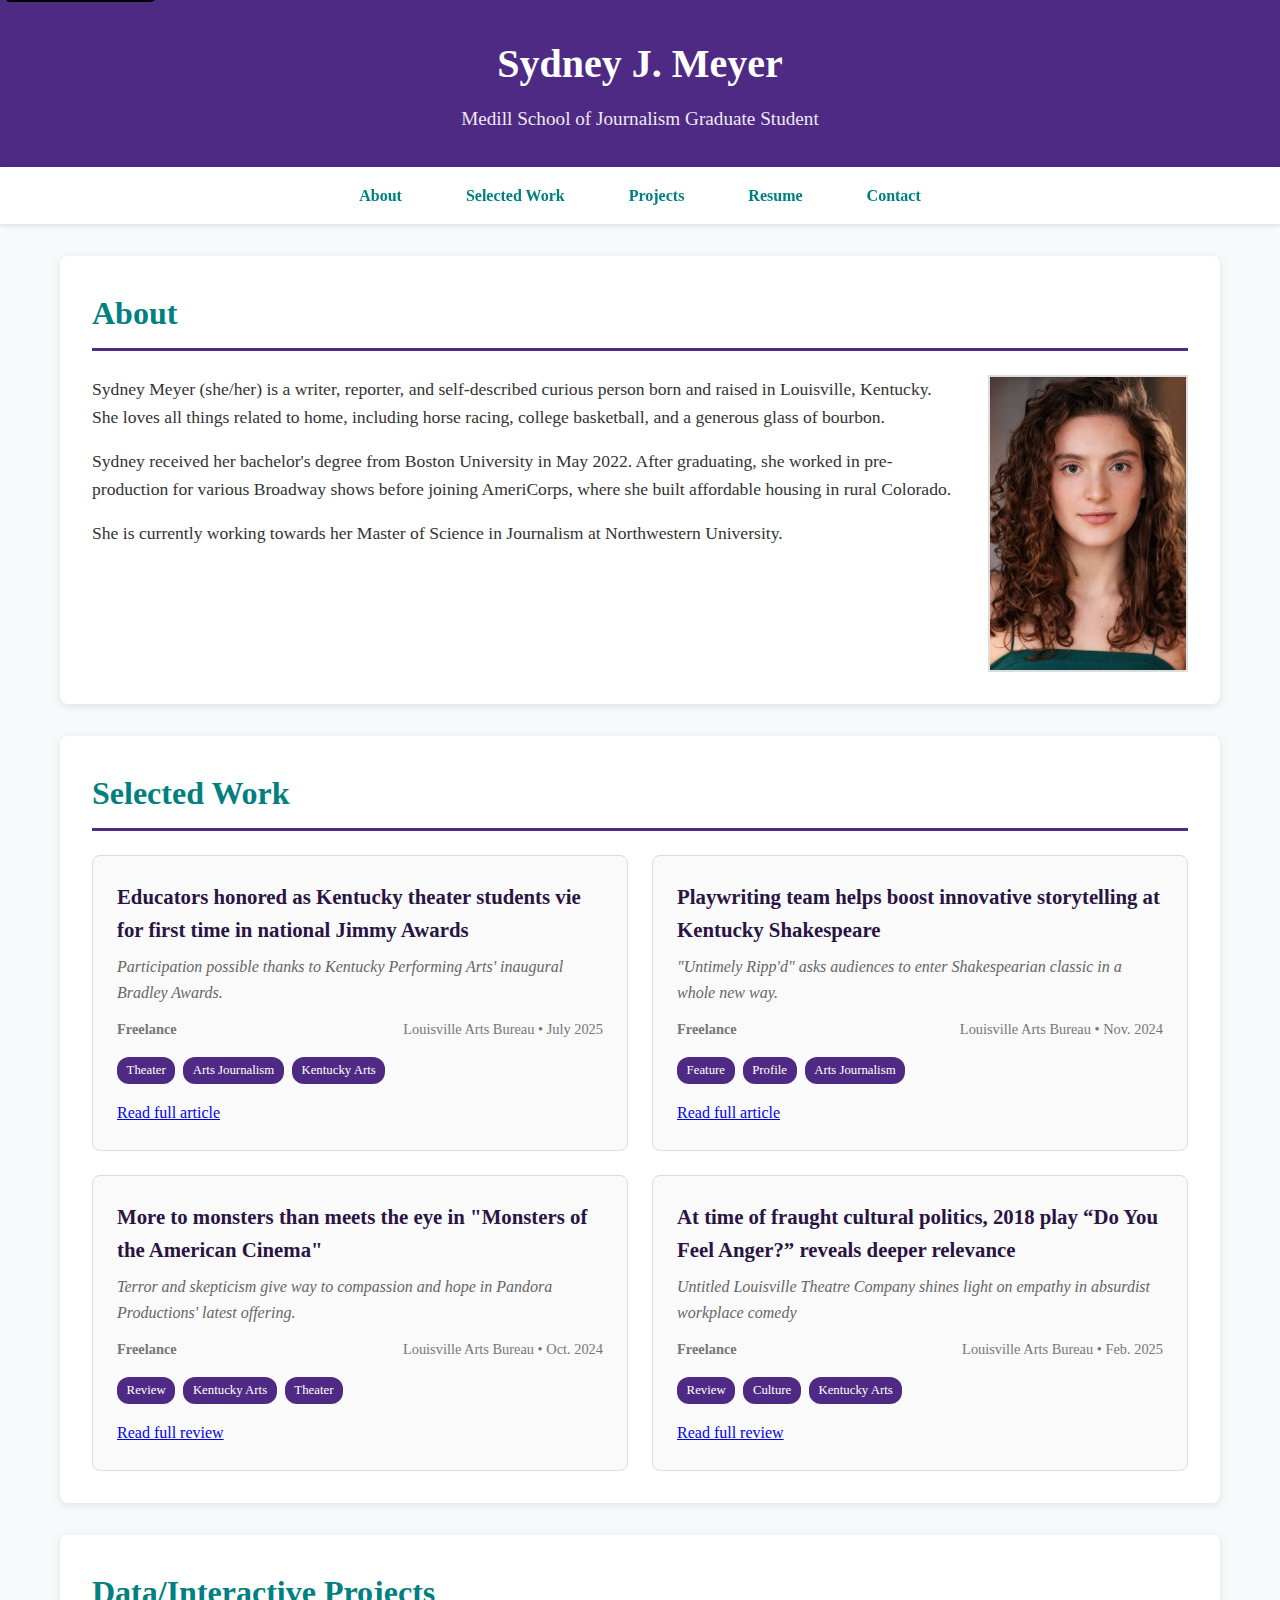
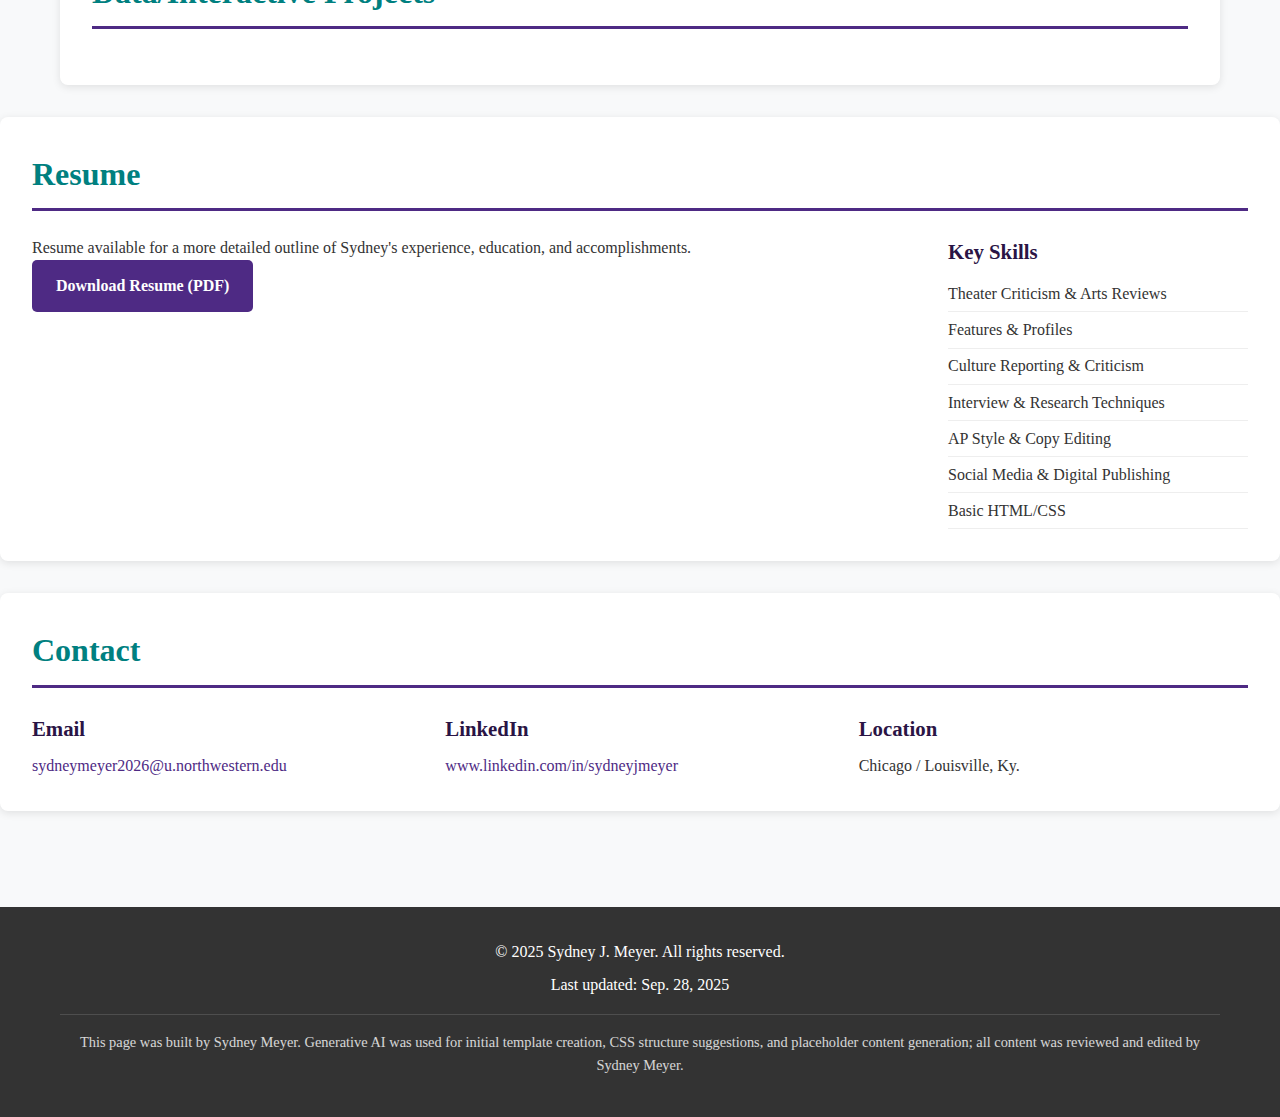
<file: index.html>
<html>
<!DOCTYPE html>
<html lang="en">
<head>
    <meta charset="UTF-8">
    <meta name="viewport" content="width=device-width, initial-scale=1.0">
    <meta name="description" content="Portfolio of Sydney Meyer, Medill School journalism graduate student specializing in arts journalism, theater criticism, and cultural reporting.">
    <meta name="author" content="Sydney J. Meyer">
    <meta name="keywords" content="journalism, portfolio, Medill, theater criticism, arts journalism, Sydney Meyer">
    <!-- Favicon -->
    <link rel="apple-touch-icon" sizes="180x180" href="/favicon_io/apple-touch-icon.png">
    <link rel="icon" type="image/png" sizes="32x32" href="favicon_io/favicon-32x32.png">
    <link rel="icon" type="image/png" sizes="16x16" href="favicon_io/favicon-16x16.png">
    <link rel="manifest" href="favicon_io/site.webmanifest">
    <!-- Open Graph tags -->
    <meta property="og:type" content="website">
    <meta property="og:url" content="https://sydneyjmeyer-gif.github.io/website/">
    <meta property="og:title" content="Sydney Meyer's Journalism Portfolio">
    <meta property="og:description" content="Sydney Meyer's journalism portfolio showcasing her work as a writer and reporter.">
    <meta property="og:image" content="https://sydneyjmeyer-gif.github.io/sydneymeyerheadshot.jpeg">
    <meta property="og:image:alt" content="Headshot of Sydney Meyer">
    <meta property="og:site_name" content="Sydney Meyer's Journalism Portfolio">
    <meta property="og:locale" content="en_US">
    <!-- Twitter tags -->
    <meta name="twitter:card" content="summary_large_image">
    <meta name="twitter:site" content="@sydneyjmeyer">
    <meta name="twitter:creator" content="@authorstwitterhandle">
    <meta name="twitter:title" content="Sydney Meyer's Journalism Portfolio"> 
    <meta name="twitter:description" content="Sydney Meyer's journalism portfolio showcasing her work as a writer and reporter."> 
    <meta name="twitter:image" content="https://sydneyjmeyer-gif.github.io/sydneymeyerheadshot.jpeg">
    <meta name="twitter:image:alt" content="Headshot of Sydney Meyer">
    <link rel="manifest" href="/site.webmanifest">

    <link href="website.css" rel="stylesheet"> 
</head>
<body>
    <a href="#main" class="skip-link">Skip to main content</a>

    <header>
        <div class="container">
            <h1>Sydney J. Meyer</h1>
            <p>Medill School of Journalism Graduate Student</p>
        </div>
    </header>

    <nav>
        <div class="container">
            <ul>
                <li><a href="#about">About</a></li>
                <li><a href="#work">Selected Work</a></li>
                <li><a href="#projects">Projects</a></li>
                <li><a href="#resume">Resume</a></li>
                <li><a href="#contact">Contact</a></li>
            </ul>
        </div>
    </nav>

    <main id="main">
        <div class="container">
            
            <section id="about">
                <h2>About</h2>
                <div class="about-content">
                    <div class="about-text">
                        <p>Sydney Meyer (she/her) is a writer, reporter, and self-described curious person born and raised in Louisville, Kentucky. She loves all things related to home, including horse racing, college basketball, and a generous glass of bourbon.</p>
                        
                        <p>Sydney received her bachelor's degree from Boston University in May 2022. After graduating, she worked in pre-production for various Broadway shows before joining AmeriCorps, where she built affordable housing in rural Colorado.</p>
                        
                        <p>She is currently working towards her Master of Science in Journalism at Northwestern University.</p>
                    </div>
                    <figure>
                        <img src="sydneymeyerheadshot.jpeg" class="headshot of Sydney Meyer">
                    </figure>
                </div>
            </section>

            <section id="work">
                <h2>Selected Work</h2>
                <div class="work-grid">
                    
                    <article class="work-card">
                        <h3>Educators honored as Kentucky theater students vie for first time in national Jimmy Awards</h3>
                        <p class="work-deck">Participation possible thanks to Kentucky Performing Arts' inaugural Bradley Awards.</p>
                        <div class="work-meta">
                            <span class="work-role">Freelance</span>
                            <span class="work-outlet">Louisville Arts Bureau • July 2025</span>
                        </div>
                        <div class="work-tags">
                            <span class="tag">Theater</span>
                            <span class="tag">Arts Journalism</span>
                            <span class="tag">Kentucky Arts</span>
                        </div>
                        <a href="#" class="https://open.substack.com/pub/artsbureau/p/educators-honored-as-kentucky-theater?utm_campaign=post&utm_medium=web">Read full article</a>
                    </article>

                    <article class="work-card">
                        <h3>Playwriting team helps boost innovative storytelling at Kentucky Shakespeare</h3>
                        <p class="work-deck">"Untimely Ripp'd" asks audiences to enter Shakespearian classic in a whole new way.</p>
                        <div class="work-meta">
                            <span class="work-role">Freelance</span>
                            <span class="work-outlet">Louisville Arts Bureau • Nov. 2024</span>
                        </div>
                        <div class="work-tags">
                            <span class="tag">Feature</span>
                            <span class="tag">Profile</span>
                            <span class="tag">Arts Journalism</span>
                        </div>
                        <a href="#" class="https://open.substack.com/pub/artsbureau/p/playwrighting-team-helps-boost-innovative?utm_campaign=post&utm_medium=web">Read full article</a>
                    </article>

                    <article class="work-card">
                        <h3>More to monsters than meets the eye in "Monsters of the American Cinema"</h3>
                        <p class="work-deck">Terror and skepticism give way to compassion and hope in Pandora Productions' latest offering.</p>
                        <div class="work-meta">
                            <span class="work-role">Freelance</span>
                            <span class="work-outlet">Louisville Arts Bureau • Oct. 2024</span>
                        </div>
                        <div class="work-tags">
                            <span class="tag">Review</span>
                            <span class="tag">Kentucky Arts</span>
                            <span class="tag">Theater</span>
                        </div>
                        <a href="#" class="https://open.substack.com/pub/artsbureau/p/more-to-monsters-than-meets-the-eye?utm_campaign=post&utm_medium=web">Read full review</a>
                    </article>

                    <article class="work-card">
                        <h3>At time of fraught cultural politics, 2018 play “Do You Feel Anger?” reveals deeper relevance</h3>
                        <p class="work-deck">Untitled Louisville Theatre Company shines light on empathy in absurdist workplace comedy</p>
                        <div class="work-meta">
                            <span class="work-role">Freelance</span>
                            <span class="work-outlet">Louisville Arts Bureau • Feb. 2025</span>
                        </div>
                        <div class="work-tags">
                            <span class="tag">Review</span>
                            <span class="tag">Culture</span>
                            <span class="tag">Kentucky Arts</span>
                        </div>
                        <a href="#" class="https://open.substack.com/pub/artsbureau/p/at-time-of-fraught-cultural-politics?utm_campaign=post&utm_medium=web">Read full review</a>
                    </article>

                </div>
            </section>

            <section id="projects">
                <h2>Data/Interactive Projects</h2>
                <div class="flourish-embed flourish-bar-chart-race" data-src="visualisation/5251618"><script src="https://public.flourish.studio/resources/embed.js"></script></div>
                   </p>
                </div>
            </section>

            <section id="resume">
                <h2>Resume</h2>
                <div class="resume-content">
                    <div>
                        <p>Resume available for a more detailed outline of Sydney's experience, education, and accomplishments.</p>
                        <a href="https://assets.codepen.io/11640512/Sydney-Meyer-Resume.pdf" class="resume-download" download>Download Resume (PDF)</a>
                    </div>
                    <div>
                        <h3>Key Skills</h3>
                        <ul class="skills-list">
                            <li>Theater Criticism & Arts Reviews</li>
                            <li>Features & Profiles</li>
                            <li>Culture Reporting & Criticism</li>
                            <li>Interview & Research Techniques</li>
                            <li>AP Style & Copy Editing</li>
                            <li>Social Media & Digital Publishing</li>
                            <li>Basic HTML/CSS</li>
                        </ul>
                    </div>
                </div>
            </section>

            <section id="contact">
                <h2>Contact</h2>
                <div class="contact-info">
                    <div class="contact-item">
                        <h3>Email</h3>
                        <p><a href="mailto:sydneymeyer2026@u.northwestern.edu">sydneymeyer2026@u.northwestern.edu</a></p>
                    </div>
                    <div class="contact-item">
                        <h3>LinkedIn</h3>
                        <p><a href="#">www.linkedin.com/in/sydneyjmeyer</a></p>
                    </div>
                    <div class="contact-item">
                        <h3>Location</h3>
                        <p>Chicago / Louisville, Ky.</p>
                    </div>
                </div>
            </section>

        </div>
    </main>

    <footer>
        <div class="container">
            <p>&copy; 2025 Sydney J. Meyer. All rights reserved.</p>
            <p>Last updated: Sep. 28, 2025</p>
            <div class="ai-disclosure">
                <p>This page was built by Sydney Meyer. Generative AI was used for initial template creation, CSS structure suggestions, and placeholder content generation; all content was reviewed and edited by Sydney Meyer.</p>
            </div>
        </div>
    </footer>

</body>
</html>
</file>
<file: website.css>
* {
    margin: 0;
    padding: 0;
    box-sizing: border-box;
}
        /* Smooth scrolling and offset for sticky nav */
html {
    scroll-behavior: smooth;
}

body {
    font-family: Georgia, 'Times New Roman', serif;
    line-height: 1.6;
    color: #333;
    background-color: #f8f9fa;
}

/* Skip link for accessibility */
.skip-link {
    position: absolute;
    top: -40px;
    left: 6px;
    background: #000;
    color: #fff;
    padding: 8px;
    text-decoration: none;
    border-radius: 4px;
}

.skip-link:focus {
    top: 6px;
}

/* Container */
.container {
    max-width: 1200px;
    margin: 0 auto;
    padding: 0 20px;
}

/* Header */
header {
    background-color: #4e2a84; /* Northwestern purple */
    color: white;
    padding: 2rem 0;
    text-align: center;
}

header h1 {
    font-size: 2.5rem;
    margin-bottom: 0.5rem;
}

header p {
    font-size: 1.2rem;
    opacity: 0.9;
}

/* Navigation */
nav {
    background-color: white;
    box-shadow: 0 2px 4px rgba(0,0,0,0.1);
    position: sticky;
    top: 0;
    z-index: 100;
}

nav ul {
    list-style: none;
    display: flex;
    justify-content: center;
    flex-wrap: wrap;
    padding: 1rem 0;
}

nav li {
    margin: 0 1rem;
}

nav a {
    text-decoration: none;
    color: #008080;
    font-weight: bold;
    padding: 0.5rem 1rem;
    border-radius: 4px;
    transition: all 0.3s ease;
}

nav a:hover,
nav a:focus {
    background-color: #4e2a84;
    color: white;
    outline: 2px solid #4e2a84;
    outline-offset: 2px;
}

/* Main content */
main {
    padding: 2rem 0;
}

section {
    background-color: white;
    margin-bottom: 2rem;
    padding: 2rem;
    border-radius: 8px;
    box-shadow: 0 2px 8px rgba(0,0,0,0.1);
}

/* Headings */
h2 {
    color: #008080;
    font-size: 2rem;
    margin-bottom: 1.5rem;
    border-bottom: 3px solid #4e2a84;
    padding-bottom: 0.5rem;
}

h3 {
    color: #2a1445;
    font-size: 1.3rem;
    margin-bottom: 0.5rem;
}

/* About section */
.about-content {
    display: grid;
    grid-template-columns: 1fr 200px;
    gap: 2rem;
    align-items: start;
}

.about-text {
    font-size: 1.1rem;
}

.about-text p {
    margin-bottom: 1rem;
}

.headshot {
    width: 200px;
    height: auto;
    object-fit: cover;
    border: 2px solid #ddd;
}

/* Work cards grid */
.work-grid {
    display: grid;
    grid-template-columns: repeat(auto-fit, minmax(350px, 1fr));
    gap: 1.5rem;
    margin-top: 1rem;
}

.work-card {
    border: 1px solid #ddd;
    border-radius: 8px;
    padding: 1.5rem;
    background-color: #fafafa;
    transition: transform 0.2s ease, box-shadow 0.2s ease;
}

.work-card:hover {
    transform: translateY(-2px);
    box-shadow: 0 4px 12px rgba(0,0,0,0.15);
}

.work-card h3 {
    margin-bottom: 0.5rem;
}

.work-deck {
    color: #666;
    font-style: italic;
    margin-bottom: 0.8rem;
}

.work-meta {
    display: flex;
    justify-content: space-between;
    align-items: center;
    margin-bottom: 1rem;
    font-size: 0.9rem;
    color: #777;
}

.work-role {
    font-weight: bold;
}

.work-tags {
    display: flex;
    gap: 0.5rem;
    flex-wrap: wrap;
    margin-bottom: 1rem;
}

.tag {
    background-color: #4e2a84;
    color: white;
    padding: 0.2rem 0.6rem;
    border-radius: 12px;
    font-size: 0.8rem;
}

.work-link {
    color: #4e2a84;
    text-decoration: none;
    font-weight: bold;
    border-bottom: 2px solid transparent;
    transition: border-color 0.2s ease;
}

.work-link:hover,
.work-link:focus {
    border-bottom-color: #4e2a84;
    outline: 2px solid #4e2a84;
    outline-offset: 2px;
}

/* Projects section */
.project-placeholder {
    border: 2px dashed #ccc;
    padding: 2rem;
    text-align: center;
    color: #666;
    border-radius: 8px;
    margin: 1rem 0;
}

/* Resume section */
.resume-content {
    display: grid;
    grid-template-columns: 1fr 300px;
    gap: 2rem;
}

.resume-download {
    display: inline-block;
    background-color: #4e2a84;
    color: white;
    padding: 0.8rem 1.5rem;
    text-decoration: none;
    border-radius: 5px;
    font-weight: bold;
    transition: background-color 0.3s ease;
}

.resume-download:hover,
.resume-download:focus {
    background-color: #2a1445;
    outline: 2px solid #4e2a84;
    outline-offset: 2px;
}

.skills-list {
    list-style: none;
}

.skills-list li {
    padding: 0.3rem 0;
    border-bottom: 1px solid #eee;
}

/* Contact section */
.contact-info {
    display: grid;
    grid-template-columns: repeat(auto-fit, minmax(250px, 1fr));
    gap: 1.5rem;
}

.contact-item h3 {
    margin-bottom: 0.5rem;
}

.contact-item a {
    color: #4e2a84;
    text-decoration: none;
}

.contact-item a:hover,
.contact-item a:focus {
    text-decoration: underline;
    outline: 2px solid #4e2a84;
    outline-offset: 2px;
}

/* Footer */
footer {
    background-color: #333;
    color: white;
    text-align: center;
    padding: 2rem;
    margin-top: 2rem;
}

footer p {
    margin-bottom: 0.5rem;
}

.ai-disclosure {
    font-size: 0.9rem;
    opacity: 0.8;
    border-top: 1px solid #555;
    padding-top: 1rem;
    margin-top: 1rem;
}

/* Responsive Design */
@media (max-width: 768px) {
    .container {
        padding: 0 15px;
    }

    header h1 {
        font-size: 2rem;
    }

    nav ul {
        flex-direction: column;
        align-items: center;
    }

    nav li {
        margin: 0.3rem 0;
    }

    .about-content {
        grid-template-columns: 1fr;
        text-align: center;
    }

    .headshot {
        justify-self: center;
    }

    .work-grid {
        grid-template-columns: 1fr;
    }

    .work-meta {
        flex-direction: column;
        align-items: flex-start;
        gap: 0.5rem;
    }

    .resume-content {
        grid-template-columns: 1fr;
    }

    section {
        padding: 1.5rem;
    }
}

@media (max-width: 360px) {
    .container {
        padding: 0 10px;
    }

    section {
        padding: 1rem;
    }

    h2 {
        font-size: 1.5rem;
    }
}

/* Focus indicators for accessibility */
*:focus {
    outline: 2px solid #4e2a84;
    outline-offset: 2px;
}

/* High contrast mode support */
@media (prefers-contrast: high) {
    body {
        background-color: white;
    }
    
    section {
        border: 2px solid #333;
    }
}
</file>
